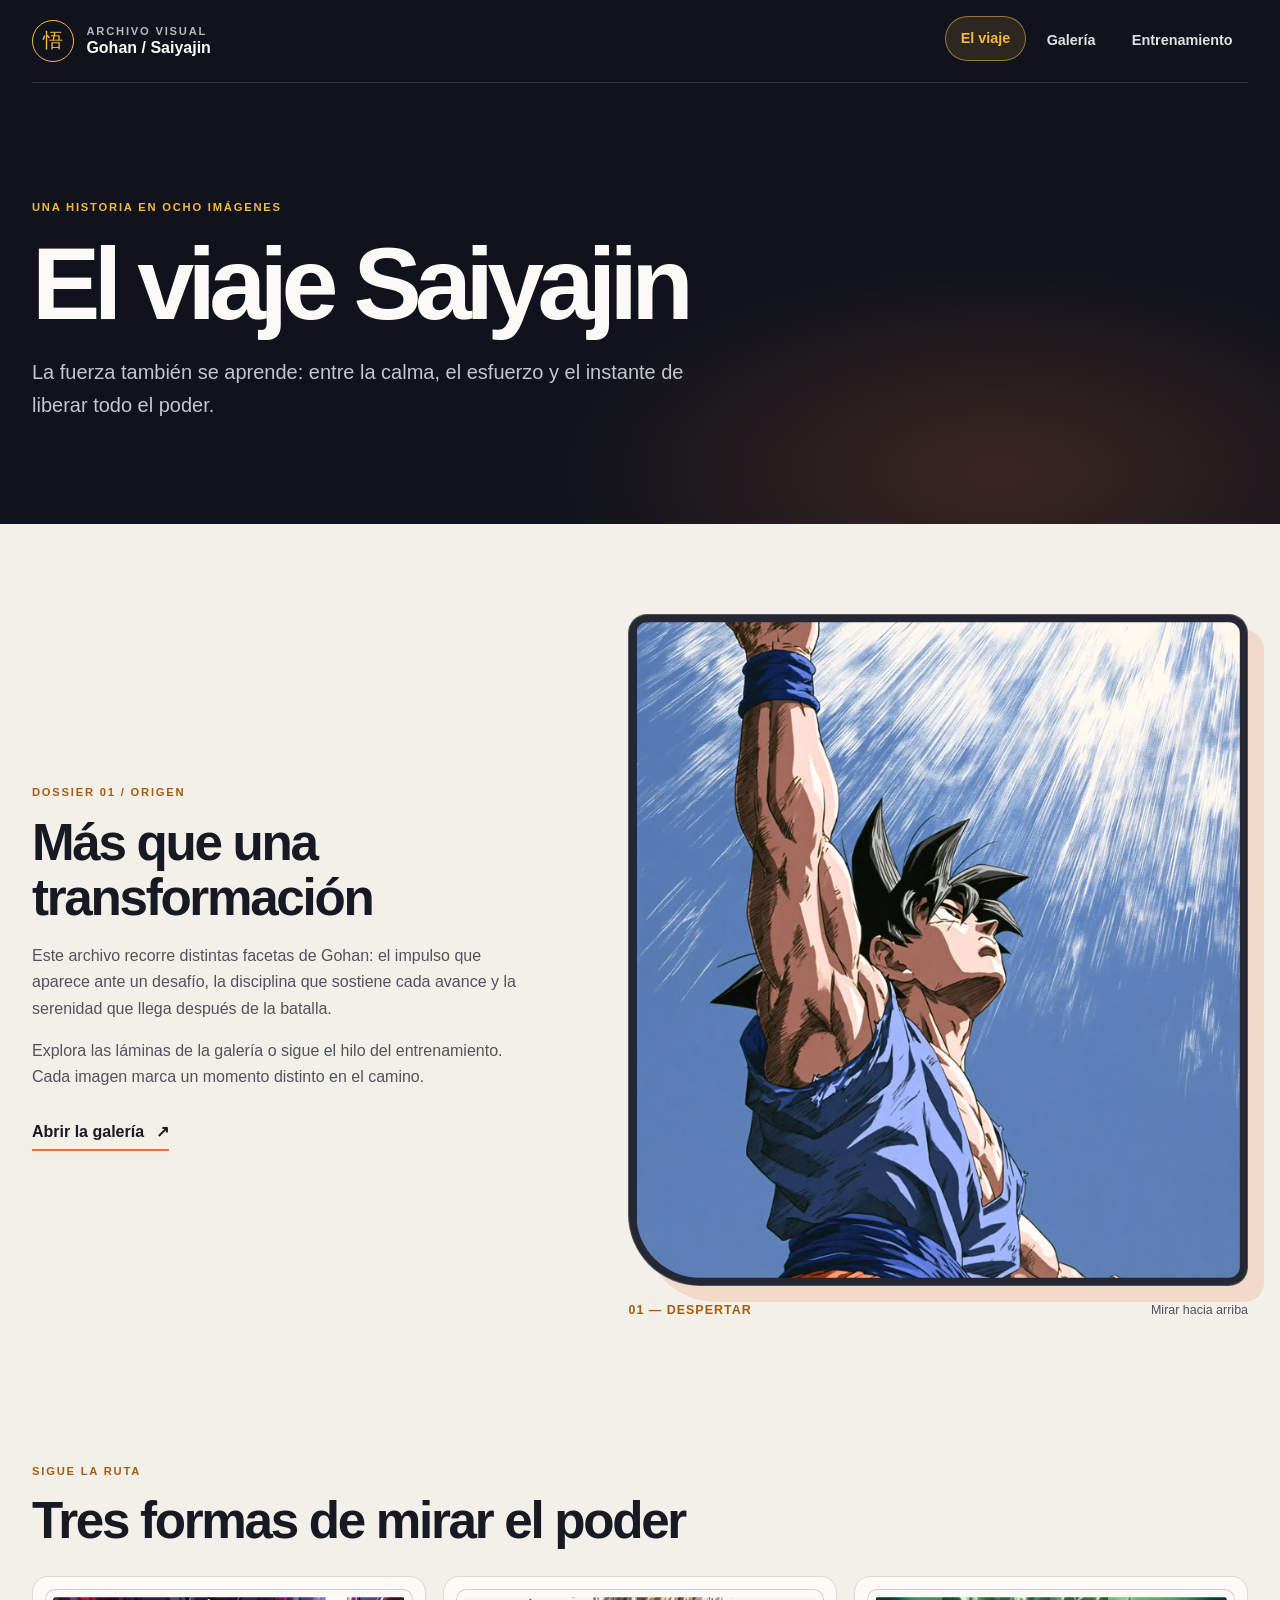
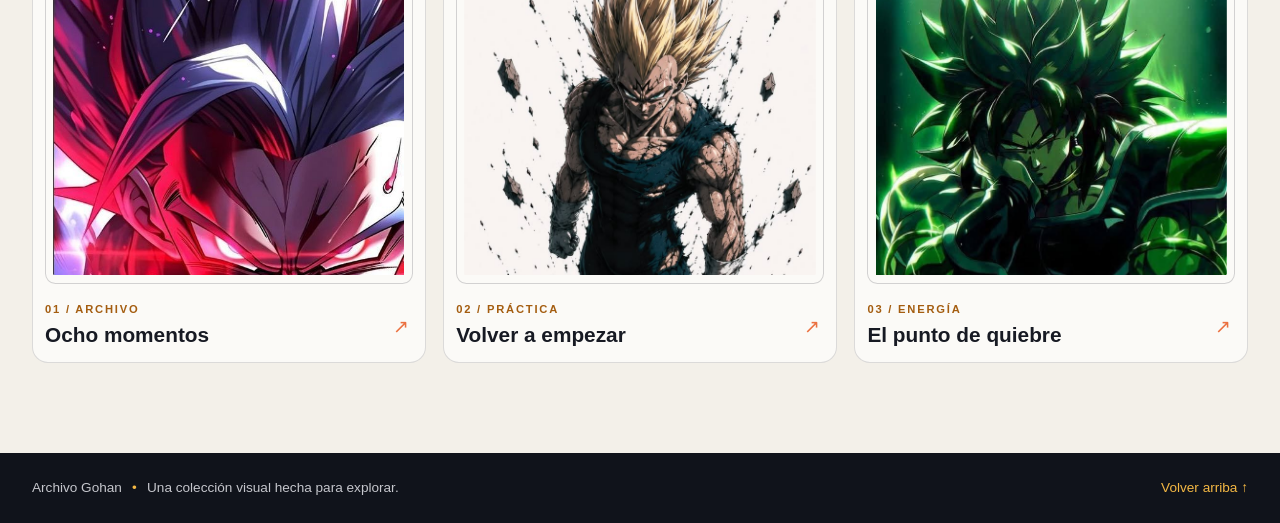
<file: index.html>
<!doctype html>
<html lang="es">
<head>
  <meta charset="utf-8">
  <meta name="viewport" content="width=device-width, initial-scale=1">
  <meta name="description" content="Un archivo visual sobre la energía, el crecimiento y las distintas etapas de Gohan.">
  <title>El viaje Saiyajin | Archivo Gohan</title>
  <link rel="stylesheet" href="css/style.css">
</head>
<body>
  <a class="skip-link" href="#contenido">Saltar al contenido principal</a>
  <header class="site-header">
    <nav class="site-nav" aria-label="Navegación principal">
      <a class="wordmark" href="index.html" aria-label="Archivo Gohan, inicio">
        <span class="wordmark__seal" aria-hidden="true">悟</span>
        <span><span class="wordmark__eyebrow">ARCHIVO VISUAL</span><span class="wordmark__name">Gohan / Saiyajin</span></span>
      </a>
      <ul class="nav-links">
        <li><a aria-current="page" href="index.html">El viaje</a></li>
        <li><a href="neighborhood.html">Galería</a></li>
        <li><a href="parks.html">Entrenamiento</a></li>
      </ul>
    </nav>
    <div class="masthead">
      <p class="eyebrow">Una historia en ocho imágenes</p>
      <h1>El viaje Saiyajin</h1>
      <p class="masthead__lead">La fuerza también se aprende: entre la calma, el esfuerzo y el instante de liberar todo el poder.</p>
    </div>
  </header>

  <main id="contenido" class="page-shell">
    <section class="intro-grid" aria-labelledby="intro-title">
      <div class="intro-copy">
        <p class="eyebrow eyebrow--dark">Dossier 01 / Origen</p>
        <h2 id="intro-title">Más que una transformación</h2>
        <p>Este archivo recorre distintas facetas de Gohan: el impulso que aparece ante un desafío, la disciplina que sostiene cada avance y la serenidad que llega después de la batalla.</p>
        <p>Explora las láminas de la galería o sigue el hilo del entrenamiento. Cada imagen marca un momento distinto en el camino.</p>
        <a class="action-link" href="neighborhood.html">Abrir la galería <span aria-hidden="true">↗</span></a>
      </div>
      <figure class="hero-figure">
        <img src="resources/gohan08.jpeg" alt="Gohan levanta los brazos hacia un cielo luminoso." fetchpriority="high">
        <figcaption><span>01 — Despertar</span><span>Mirar hacia arriba</span></figcaption>
      </figure>
    </section>

    <section class="chapter-section" aria-labelledby="chapters-title">
      <div class="section-heading">
        <p class="eyebrow eyebrow--dark">Sigue la ruta</p>
        <h2 id="chapters-title">Tres formas de mirar el poder</h2>
      </div>
      <div class="chapter-grid">
        <a class="chapter-card" href="neighborhood.html">
          <img src="resources/gohan01.jpeg" alt="Primer plano de Gohan rodeado por una energía roja y violeta." loading="lazy">
          <span class="chapter-card__number">01 / Archivo</span>
          <h3>Ocho momentos</h3>
          <span class="chapter-card__arrow" aria-hidden="true">↗</span>
        </a>
        <a class="chapter-card" href="parks.html">
          <img src="resources/gohan06.jpeg" alt="Gohan de pie, concentrado, entre trazos oscuros." loading="lazy">
          <span class="chapter-card__number">02 / Práctica</span>
          <h3>Volver a empezar</h3>
          <span class="chapter-card__arrow" aria-hidden="true">↗</span>
        </a>
        <a class="chapter-card" href="neighborhood.html#cambio">
          <img src="resources/gohan03.jpeg" alt="Una figura poderosa envuelta en un aura verde brillante." loading="lazy">
          <span class="chapter-card__number">03 / Energía</span>
          <h3>El punto de quiebre</h3>
          <span class="chapter-card__arrow" aria-hidden="true">↗</span>
        </a>
      </div>
    </section>
  </main>

  <footer class="site-footer">
    <p>Archivo Gohan <span aria-hidden="true">•</span> Una colección visual hecha para explorar.</p>
    <a href="#contenido">Volver arriba ↑</a>
  </footer>
</body>
</html>
</file>
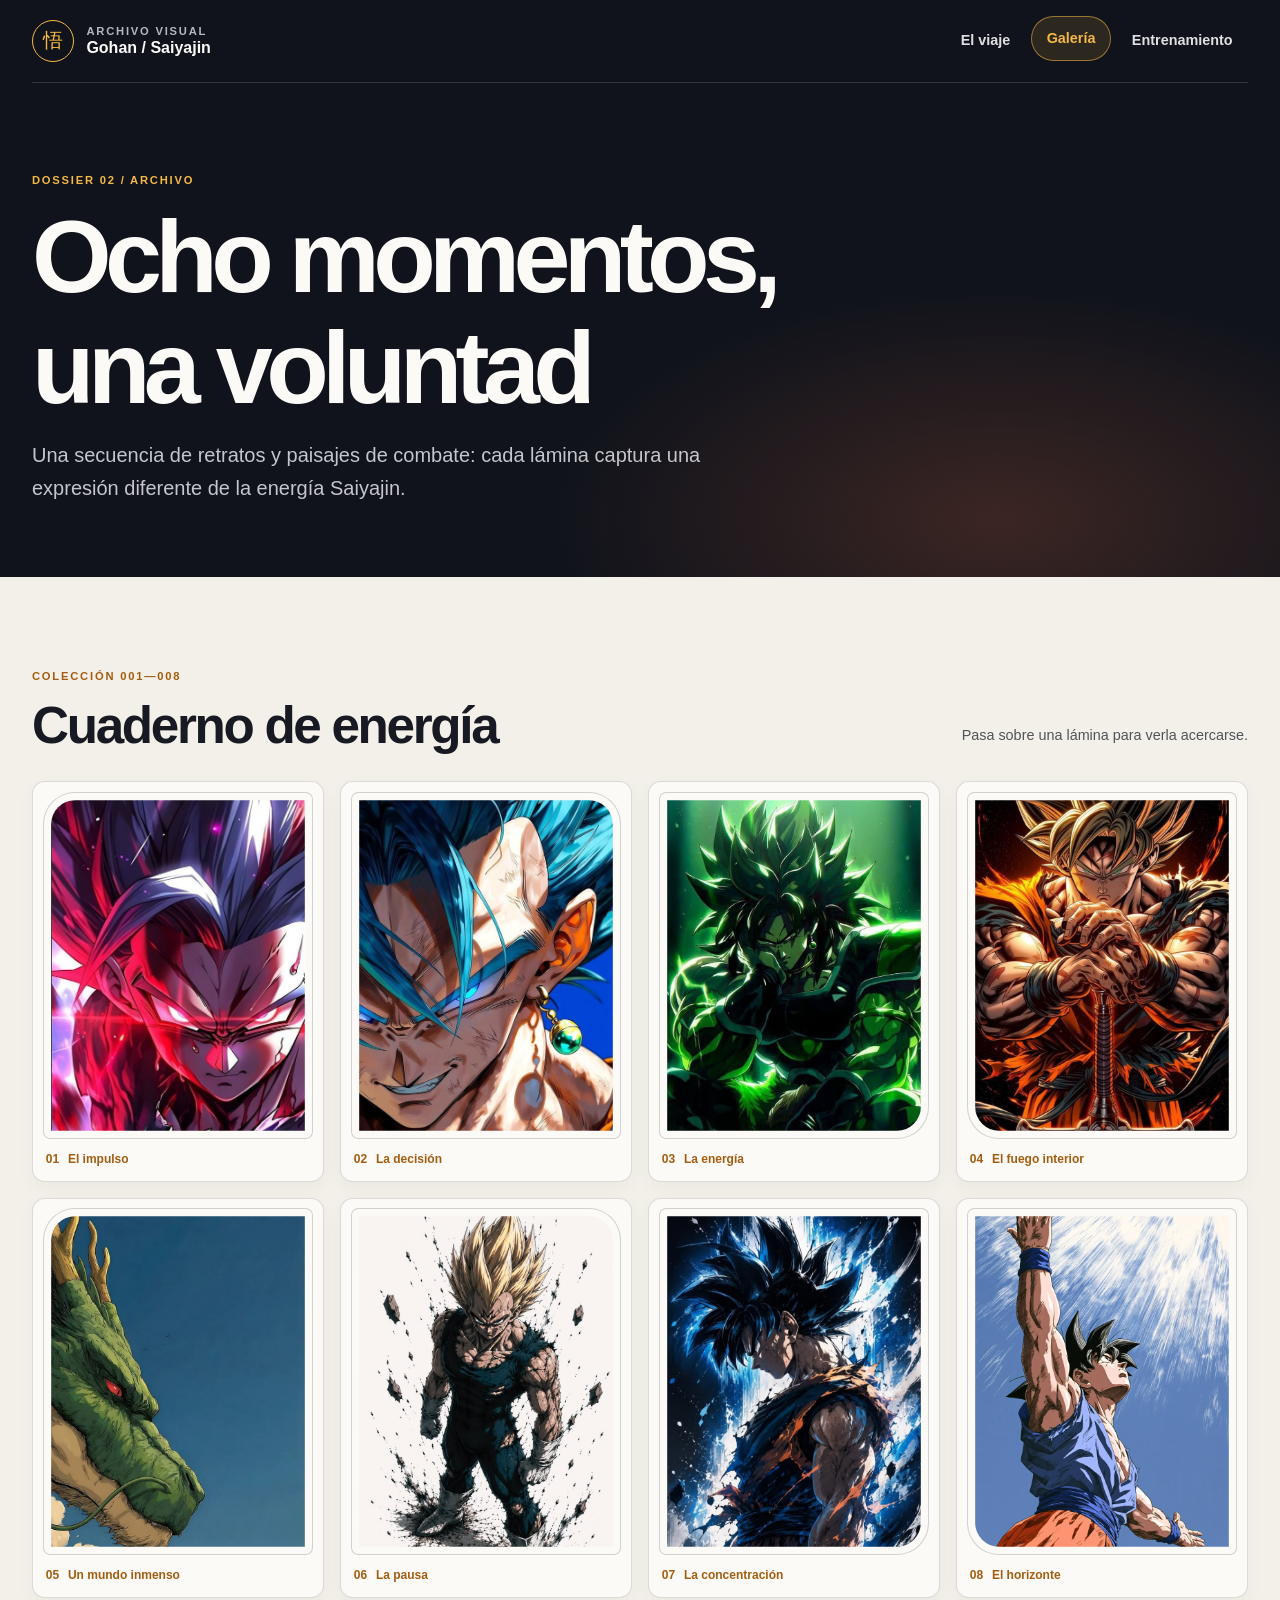
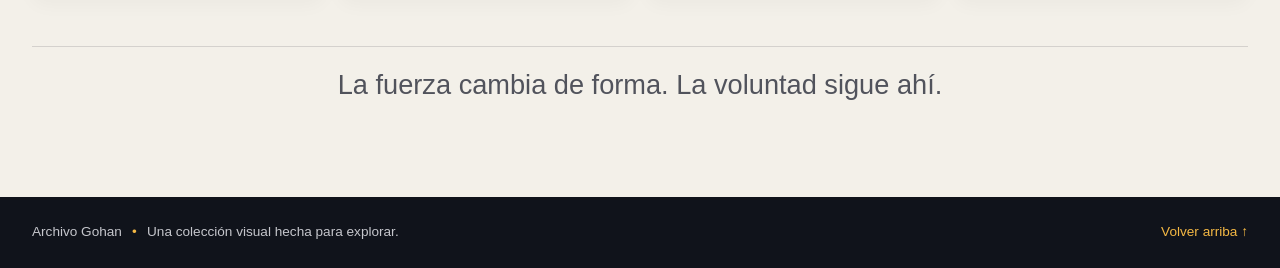
<file: neighborhood.html>
<!doctype html>
<html lang="es">
<head>
  <meta charset="utf-8">
  <meta name="viewport" content="width=device-width, initial-scale=1">
  <meta name="description" content="Ocho ilustraciones para recorrer los cambios de Gohan y su energía Saiyajin.">
  <title>Galería de transformaciones | Archivo Gohan</title>
  <link rel="stylesheet" href="css/style.css">
</head>
<body>
  <a class="skip-link" href="#contenido">Saltar al contenido principal</a>
  <header class="site-header">
    <nav class="site-nav" aria-label="Navegación principal">
      <a class="wordmark" href="index.html" aria-label="Archivo Gohan, inicio">
        <span class="wordmark__seal" aria-hidden="true">悟</span>
        <span><span class="wordmark__eyebrow">ARCHIVO VISUAL</span><span class="wordmark__name">Gohan / Saiyajin</span></span>
      </a>
      <ul class="nav-links">
        <li><a href="index.html">El viaje</a></li>
        <li><a aria-current="page" href="neighborhood.html">Galería</a></li>
        <li><a href="parks.html">Entrenamiento</a></li>
      </ul>
    </nav>
    <div class="masthead masthead--compact">
      <p class="eyebrow">Dossier 02 / Archivo</p>
      <h1>Ocho momentos, una voluntad</h1>
      <p class="masthead__lead">Una secuencia de retratos y paisajes de combate: cada lámina captura una expresión diferente de la energía Saiyajin.</p>
    </div>
  </header>

  <main id="contenido" class="page-shell">
    <section aria-labelledby="gallery-title">
      <div class="section-heading section-heading--row">
        <div><p class="eyebrow eyebrow--dark">Colección 001—008</p><h2 id="gallery-title">Cuaderno de energía</h2></div>
        <p class="section-note">Pasa sobre una lámina para verla acercarse.</p>
      </div>
      <div class="archive-grid">
        <figure class="archive-card">
          <img src="resources/gohan01.jpeg" alt="Retrato intenso de Gohan con energía roja y violeta." loading="lazy">
          <figcaption><span>01</span><span>El impulso</span></figcaption>
        </figure>
        <figure class="archive-card">
          <img src="resources/gohan02.jpeg" alt="Primer plano de un guerrero de cabello azul y mirada decidida." loading="lazy">
          <figcaption><span>02</span><span>La decisión</span></figcaption>
        </figure>
        <figure class="archive-card" id="cambio">
          <img src="resources/gohan03.jpeg" alt="Guerrero rodeado por un aura verde que ilumina la escena." loading="lazy">
          <figcaption><span>03</span><span>La energía</span></figcaption>
        </figure>
        <figure class="archive-card">
          <img src="resources/gohan04.jpeg" alt="Guerrero de cabello dorado con una luz cálida a su alrededor." loading="lazy">
          <figcaption><span>04</span><span>El fuego interior</span></figcaption>
        </figure>
        <figure class="archive-card">
          <img src="resources/gohan05.jpeg" alt="Pequeña figura frente a un dragón verde que surge entre las nubes." loading="lazy">
          <figcaption><span>05</span><span>Un mundo inmenso</span></figcaption>
        </figure>
        <figure class="archive-card">
          <img src="resources/gohan06.jpeg" alt="Gohan de pie y concentrado, rodeado de trazos de tinta." loading="lazy">
          <figcaption><span>06</span><span>La pausa</span></figcaption>
        </figure>
        <figure class="archive-card">
          <img src="resources/gohan07.jpeg" alt="Guerrero de cabello oscuro en una escena azul de alto contraste." loading="lazy">
          <figcaption><span>07</span><span>La concentración</span></figcaption>
        </figure>
        <figure class="archive-card">
          <img src="resources/gohan08.jpeg" alt="Gohan con los brazos en alto bajo un cielo claro." loading="lazy">
          <figcaption><span>08</span><span>El horizonte</span></figcaption>
        </figure>
      </div>
    </section>
    <p class="closing-note">La fuerza cambia de forma. La voluntad sigue ahí.</p>
  </main>

  <footer class="site-footer">
    <p>Archivo Gohan <span aria-hidden="true">•</span> Una colección visual hecha para explorar.</p>
    <a href="#contenido">Volver arriba ↑</a>
  </footer>
</body>
</html>
</file>
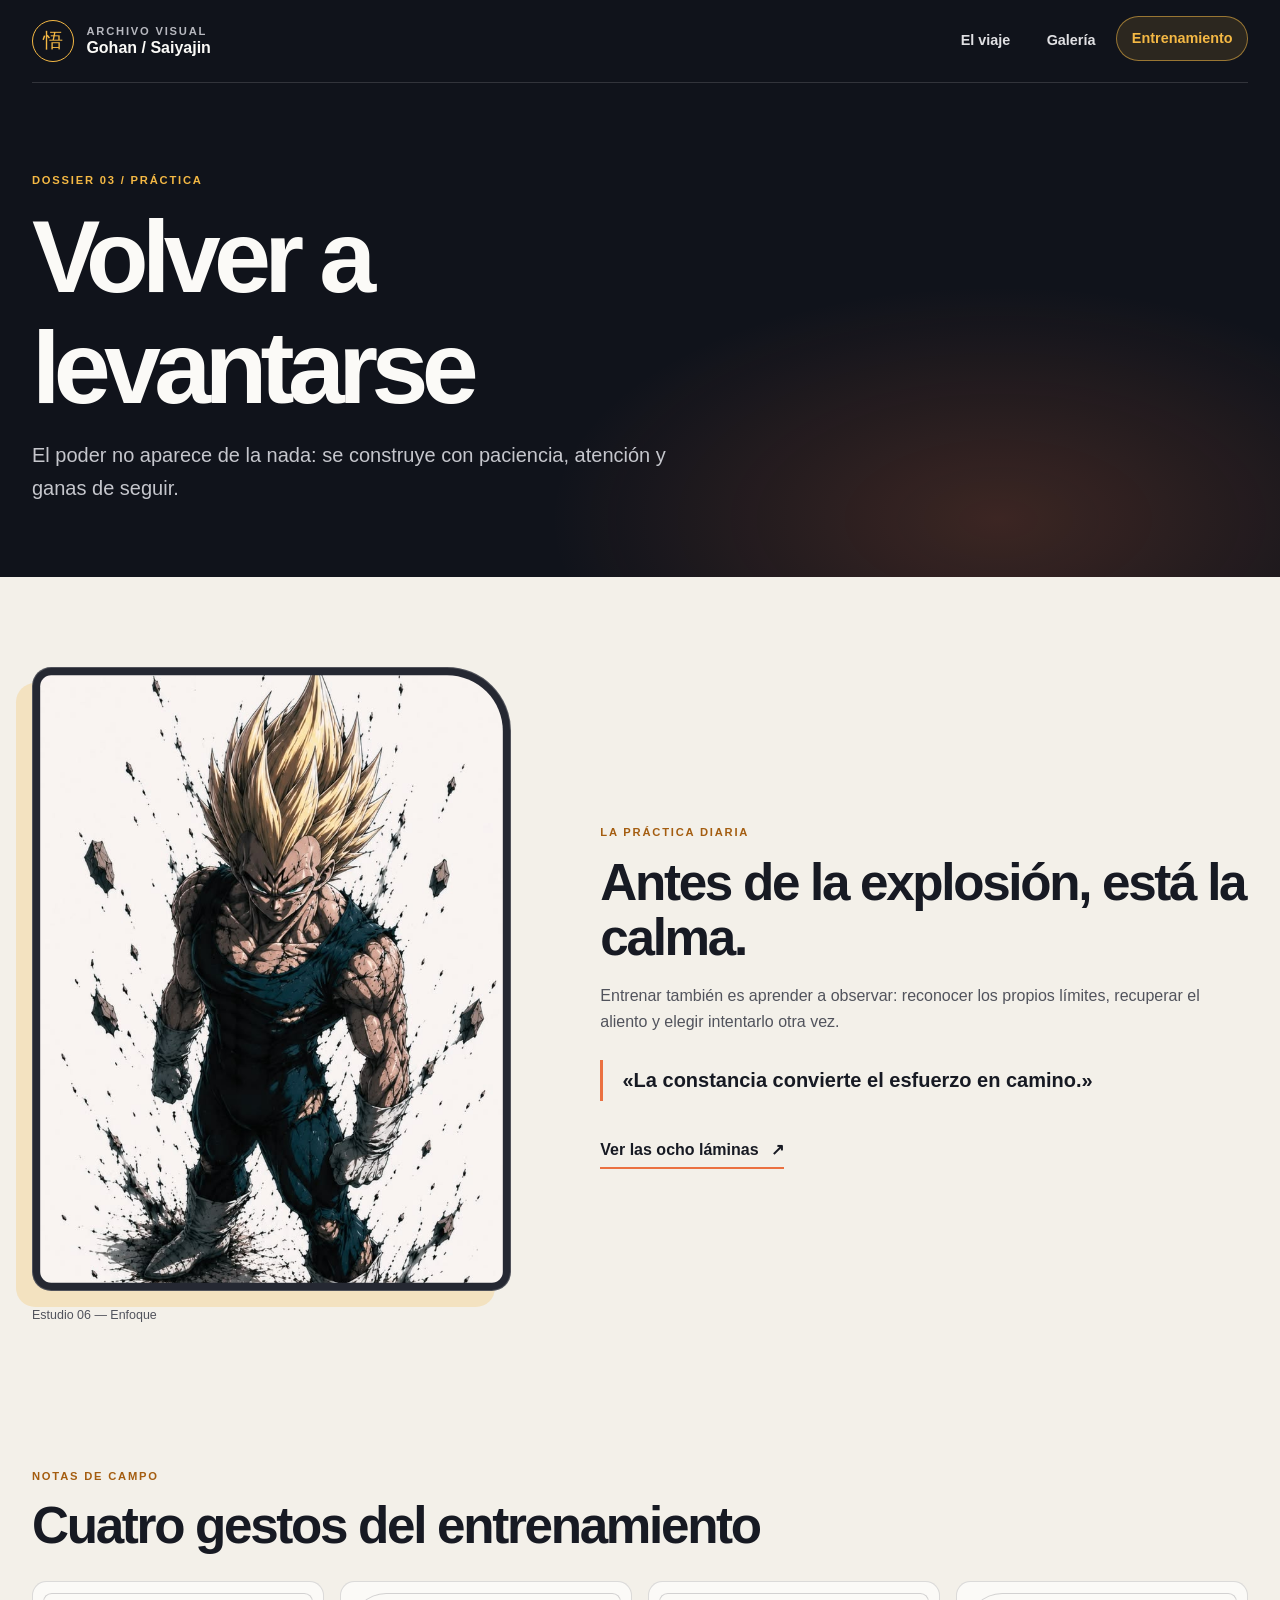
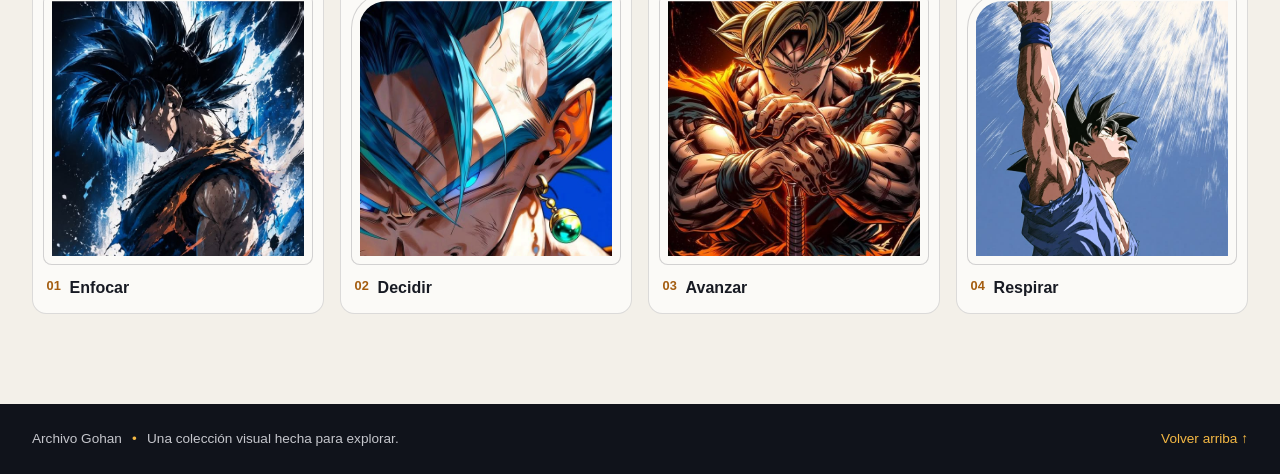
<file: parks.html>
<!doctype html>
<html lang="es">
<head>
  <meta charset="utf-8">
  <meta name="viewport" content="width=device-width, initial-scale=1">
  <meta name="description" content="Una mirada al entrenamiento, la paciencia y la constancia en el camino de Gohan.">
  <title>Entrenamiento | Archivo Gohan</title>
  <link rel="stylesheet" href="css/style.css">
</head>
<body>
  <a class="skip-link" href="#contenido">Saltar al contenido principal</a>
  <header class="site-header">
    <nav class="site-nav" aria-label="Navegación principal">
      <a class="wordmark" href="index.html" aria-label="Archivo Gohan, inicio">
        <span class="wordmark__seal" aria-hidden="true">悟</span>
        <span><span class="wordmark__eyebrow">ARCHIVO VISUAL</span><span class="wordmark__name">Gohan / Saiyajin</span></span>
      </a>
      <ul class="nav-links">
        <li><a href="index.html">El viaje</a></li>
        <li><a href="neighborhood.html">Galería</a></li>
        <li><a aria-current="page" href="parks.html">Entrenamiento</a></li>
      </ul>
    </nav>
    <div class="masthead masthead--compact">
      <p class="eyebrow">Dossier 03 / Práctica</p>
      <h1>Volver a levantarse</h1>
      <p class="masthead__lead">El poder no aparece de la nada: se construye con paciencia, atención y ganas de seguir.</p>
    </div>
  </header>

  <main id="contenido" class="page-shell">
    <section class="training-feature" aria-labelledby="practice-title">
      <figure class="training-portrait">
        <img src="resources/gohan06.jpeg" alt="Gohan de pie, con la mirada baja y el cuerpo listo para entrenar." fetchpriority="high">
        <figcaption>Estudio 06 — Enfoque</figcaption>
      </figure>
      <div class="training-copy">
        <p class="eyebrow eyebrow--dark">La práctica diaria</p>
        <h2 id="practice-title">Antes de la explosión, está la calma.</h2>
        <p>Entrenar también es aprender a observar: reconocer los propios límites, recuperar el aliento y elegir intentarlo otra vez.</p>
        <blockquote>«La constancia convierte el esfuerzo en camino.»</blockquote>
        <a class="action-link" href="neighborhood.html">Ver las ocho láminas <span aria-hidden="true">↗</span></a>
      </div>
    </section>

    <section class="practice-section" aria-labelledby="practice-steps-title">
      <div class="section-heading">
        <p class="eyebrow eyebrow--dark">Notas de campo</p>
        <h2 id="practice-steps-title">Cuatro gestos del entrenamiento</h2>
      </div>
      <div class="training-strip">
        <figure class="training-card">
          <img src="resources/gohan07.jpeg" alt="Guerrero de cabello oscuro enfocado en una escena azul." loading="lazy">
          <figcaption><span>01</span> Enfocar</figcaption>
        </figure>
        <figure class="training-card">
          <img src="resources/gohan02.jpeg" alt="Guerrero de cabello azul con una expresión segura." loading="lazy">
          <figcaption><span>02</span> Decidir</figcaption>
        </figure>
        <figure class="training-card">
          <img src="resources/gohan04.jpeg" alt="Guerrero de cabello dorado iluminado por tonos anaranjados." loading="lazy">
          <figcaption><span>03</span> Avanzar</figcaption>
        </figure>
        <figure class="training-card">
          <img src="resources/gohan08.jpeg" alt="Gohan extiende los brazos hacia el cielo abierto." loading="lazy">
          <figcaption><span>04</span> Respirar</figcaption>
        </figure>
      </div>
    </section>
  </main>

  <footer class="site-footer">
    <p>Archivo Gohan <span aria-hidden="true">•</span> Una colección visual hecha para explorar.</p>
    <a href="#contenido">Volver arriba ↑</a>
  </footer>
</body>
</html>
</file>
<file: css/style.css>
:root {
  color-scheme: light;
  --ink: #171a23;
  --ink-soft: #51535c;
  --paper: #f3f0e9;
  --paper-bright: #fbfaf7;
  --night: #10131b;
  --night-soft: #1c202b;
  --gold: #f4b844;
  --orange: #eb7141;
  --line: rgba(23, 26, 35, 0.14);
  --display: 'Trebuchet MS', 'Arial Narrow', sans-serif;
  --body: Arial, Helvetica, sans-serif;
}

* {
  box-sizing: border-box;
}

html {
  scroll-behavior: smooth;
}

body {
  margin: 0;
  background: var(--paper);
  color: var(--ink);
  font-family: var(--body);
  line-height: 1.65;
}

.skip-link {
  position: absolute;
  z-index: 10;
  top: -5rem;
  left: 1rem;
  padding: 0.8rem 1rem;
  border: 2px solid var(--gold);
  border-radius: 0.4rem;
  background: var(--night);
  color: #fff;
  font-weight: 700;
  text-decoration: none;
}

.skip-link:focus {
  top: 1rem;
  outline: 3px solid #fff;
  outline-offset: 3px;
}

.site-header {
  overflow: hidden;
  background:
    radial-gradient(ellipse at 78% 90%, rgba(235, 113, 65, 0.2), transparent 28rem),
    var(--night);
  color: var(--paper-bright);
}

.site-nav {
  display: flex;
  align-items: center;
  justify-content: space-between;
  gap: 2rem;
  width: min(100% - 3rem, 76rem);
  margin: 0 auto;
  padding: 1.15rem 0;
  border-bottom: 1px solid rgba(255, 255, 255, 0.14);
}

.wordmark {
  display: flex;
  align-items: center;
  gap: 0.75rem;
  color: var(--paper-bright);
  text-decoration: none;
}

.wordmark__seal {
  display: grid;
  width: 2.65rem;
  aspect-ratio: 1;
  place-items: center;
  border: 1px solid var(--gold);
  border-radius: 50%;
  color: var(--gold);
  font-family: serif;
  font-size: 1.25rem;
}

.wordmark__eyebrow,
.wordmark__name {
  display: block;
  line-height: 1.25;
}

.wordmark__eyebrow,
.eyebrow,
.chapter-card__number {
  font-size: 0.7rem;
  font-weight: 700;
  letter-spacing: 0.16em;
  text-transform: uppercase;
}

.wordmark__eyebrow {
  color: #b7b8bf;
}

.wordmark__name {
  font-family: var(--display);
  font-size: 1rem;
  font-weight: 700;
}

.nav-links {
  display: flex;
  flex-wrap: wrap;
  justify-content: flex-end;
  gap: 0.35rem;
  margin: 0;
  padding: 0;
  list-style: none;
}

.nav-links a {
  display: block;
  padding: 0.6rem 0.9rem;
  border: 1px solid transparent;
  border-radius: 999px;
  color: #e0e0e3;
  font-size: 0.9rem;
  font-weight: 600;
  text-decoration: none;
  transition: color 180ms ease, background-color 180ms ease, border-color 180ms ease, transform 180ms ease;
}

.nav-links a:hover,
.nav-links a:focus-visible,
.nav-links a[aria-current="page"] {
  transform: translateY(-2px);
  border-color: rgba(244, 184, 68, 0.55);
  background: rgba(244, 184, 68, 0.12);
  color: var(--gold);
}

.nav-links a:focus-visible,
.wordmark:focus-visible,
.action-link:focus-visible,
.site-footer a:focus-visible {
  outline: 2px solid var(--gold);
  outline-offset: 4px;
}

.masthead {
  width: min(100% - 3rem, 76rem);
  margin: 0 auto;
  padding: clamp(3.5rem, 9vw, 7.5rem) 0 clamp(4rem, 8vw, 6.5rem);
}

.masthead--compact {
  padding-top: clamp(3.5rem, 7vw, 5.5rem);
  padding-bottom: clamp(3rem, 6vw, 4.5rem);
}

.eyebrow {
  margin: 0 0 0.8rem;
  color: var(--gold);
}

.eyebrow--dark {
  color: #a45d10;
}

h1,
h2,
h3,
p {
  margin-top: 0;
}

h1,
h2,
h3 {
  font-family: var(--display);
  line-height: 1.08;
}

.masthead h1 {
  max-width: 14ch;
  margin-bottom: 1rem;
  font-size: clamp(3rem, 8vw, 6.75rem);
  letter-spacing: -0.065em;
}

.masthead__lead {
  max-width: 43rem;
  margin-bottom: 0;
  color: #c5c6cc;
  font-size: clamp(1.05rem, 2vw, 1.25rem);
}

.page-shell {
  width: min(100% - 3rem, 76rem);
  margin: 0 auto;
  padding: clamp(3rem, 7vw, 6rem) 0;
}

.intro-grid,
.training-feature {
  display: grid;
  grid-template-columns: minmax(0, 0.9fr) minmax(18rem, 1.1fr);
  align-items: center;
  gap: clamp(2rem, 7vw, 6.5rem);
}

.intro-copy h2,
.training-copy h2,
.section-heading h2 {
  margin-bottom: 1.1rem;
  font-size: clamp(2rem, 4vw, 3.4rem);
  letter-spacing: -0.045em;
}

.intro-copy p:not(.eyebrow),
.training-copy p:not(.eyebrow) {
  color: var(--ink-soft);
}

.action-link {
  display: inline-flex;
  align-items: center;
  gap: 0.75rem;
  margin-top: 0.75rem;
  padding-bottom: 0.25rem;
  border-bottom: 2px solid var(--orange);
  color: var(--ink);
  font-weight: 700;
  text-decoration: none;
  transition: gap 180ms ease, color 180ms ease;
}

.action-link:hover {
  gap: 1.15rem;
  color: #a64824;
}

figure {
  margin: 0;
}

img {
  display: block;
  max-width: 100%;
  height: auto;
  padding: 0.45rem;
  border: 1px solid rgba(23, 26, 35, 0.18);
  border-radius: 1rem;
  background: var(--paper-bright);
}

.hero-figure img,
.training-portrait img {
  width: 100%;
  max-height: 42rem;
  object-fit: cover;
  object-position: center 32%;
  border-color: rgba(255, 255, 255, 0.2);
  border-radius: 1.2rem 1.2rem 1.2rem 4.5rem;
  background: #252832;
  box-shadow: 1rem 1rem 0 rgba(235, 113, 65, 0.18);
}

.hero-figure figcaption,
.training-portrait figcaption {
  display: flex;
  justify-content: space-between;
  gap: 1rem;
  margin-top: 0.9rem;
  color: var(--ink-soft);
  font-size: 0.78rem;
}

.hero-figure figcaption span:first-child {
  color: #a45d10;
  font-weight: 700;
  letter-spacing: 0.08em;
  text-transform: uppercase;
}

.chapter-section,
.practice-section {
  margin-top: clamp(5rem, 11vw, 9rem);
}

.section-heading {
  margin-bottom: 1.75rem;
}

.section-heading h2 {
  margin-bottom: 0;
}

.chapter-grid {
  display: grid;
  grid-template-columns: repeat(3, minmax(0, 1fr));
  gap: 1.1rem;
}

.chapter-card {
  position: relative;
  display: block;
  min-width: 0;
  padding: 0.75rem 0.75rem 1rem;
  border: 1px solid var(--line);
  border-radius: 1rem;
  background: var(--paper-bright);
  color: inherit;
  text-decoration: none;
  transition: transform 200ms ease, box-shadow 200ms ease, border-color 200ms ease;
}

.chapter-card:hover,
.chapter-card:focus-visible {
  transform: translateY(-6px);
  border-color: rgba(235, 113, 65, 0.55);
  box-shadow: 0 1rem 2rem rgba(23, 26, 35, 0.1);
}

.chapter-card:focus-visible {
  outline: 2px solid #a45d10;
  outline-offset: 3px;
}

.chapter-card img {
  width: 100%;
  height: clamp(13rem, 23vw, 19rem);
  object-fit: cover;
  object-position: center 28%;
  border-radius: 0.65rem;
  transition: transform 300ms ease;
}

.chapter-card:hover img {
  transform: scale(1.015);
}

.chapter-card__number {
  display: block;
  margin-top: 1rem;
  color: #a45d10;
}

.chapter-card h3 {
  margin: 0.35rem 2rem 0 0;
  font-size: 1.3rem;
}

.chapter-card__arrow {
  position: absolute;
  right: 1rem;
  bottom: 1.2rem;
  color: var(--orange);
  font-size: 1.2rem;
}

.section-heading--row {
  display: flex;
  align-items: end;
  justify-content: space-between;
  gap: 2rem;
}

.section-note {
  margin-bottom: 0.35rem;
  color: var(--ink-soft);
  font-size: 0.9rem;
}

.archive-grid {
  display: grid;
  grid-template-columns: repeat(4, minmax(0, 1fr));
  gap: 1rem;
}

.archive-card {
  min-width: 0;
  padding: 0.6rem;
  border: 1px solid var(--line);
  border-radius: 0.8rem;
  background: var(--paper-bright);
  box-shadow: 0 0.4rem 1.2rem rgba(23, 26, 35, 0.035);
}

.archive-card img {
  width: 100%;
  aspect-ratio: 0.78;
  object-fit: cover;
  object-position: center 30%;
  border-radius: 0.45rem;
  transition: transform 260ms ease, filter 260ms ease, box-shadow 260ms ease;
}

.archive-card:hover img {
  transform: translateY(-4px) scale(1.025);
  filter: saturate(1.12);
  box-shadow: 0 0.8rem 1.4rem rgba(16, 19, 27, 0.2);
}

.archive-card:nth-child(4n + 1) img {
  border-radius: 2rem 0.45rem 0.45rem 0.45rem;
}

.archive-card:nth-child(4n + 2) img {
  border-radius: 0.45rem 2rem 0.45rem 0.45rem;
}

.archive-card:nth-child(4n + 3) img {
  border-radius: 0.45rem 0.45rem 2rem 0.45rem;
}

.archive-card:nth-child(4n) img {
  border-radius: 0.45rem 0.45rem 0.45rem 2rem;
}

.archive-card figcaption {
  display: flex;
  align-items: baseline;
  gap: 0.55rem;
  padding: 0.65rem 0.2rem 0.1rem;
  font-size: 0.85rem;
  font-weight: 600;
}

.archive-card figcaption span {
  color: #a45d10;
  font-family: var(--display);
  font-size: 0.75rem;
}

.closing-note {
  margin: 3rem 0 0;
  padding-top: 1rem;
  border-top: 1px solid var(--line);
  color: var(--ink-soft);
  font-family: var(--display);
  font-size: clamp(1.2rem, 3vw, 1.7rem);
  text-align: center;
}

.training-feature {
  grid-template-columns: minmax(17rem, 0.85fr) minmax(0, 1.15fr);
}

.training-portrait img {
  max-height: 39rem;
  object-position: center 20%;
  border-radius: 1.2rem 4rem 1.2rem 1.2rem;
  box-shadow: -1rem 1rem 0 rgba(244, 184, 68, 0.25);
}

.training-copy blockquote {
  margin: 1.5rem 0;
  padding: 0.25rem 0 0.25rem 1.2rem;
  border-left: 3px solid var(--orange);
  color: var(--ink);
  font-family: var(--display);
  font-size: 1.25rem;
  font-weight: 600;
}

.training-strip {
  display: flex;
  flex-wrap: wrap;
  align-items: stretch;
  gap: 1rem;
}

.training-card {
  flex: 1 1 13rem;
  min-width: 0;
  padding: 0.65rem;
  border: 1px solid var(--line);
  border-radius: 0.9rem;
  background: var(--paper-bright);
  transition: transform 200ms ease, box-shadow 200ms ease;
}

.training-card:hover {
  transform: translateY(-5px);
  box-shadow: 0 1rem 1.7rem rgba(23, 26, 35, 0.12);
}

.training-card img {
  width: 100%;
  height: 17rem;
  object-fit: cover;
  object-position: center 24%;
  border-radius: 0.55rem;
}

.training-card:nth-child(even) img {
  border-radius: 2.2rem 0.55rem 0.55rem 0.55rem;
}

.training-card figcaption {
  display: flex;
  gap: 0.55rem;
  padding: 0.65rem 0.2rem 0.1rem;
  font-weight: 700;
}

.training-card figcaption span {
  color: #a45d10;
  font-size: 0.8rem;
}

.site-footer {
  display: flex;
  align-items: center;
  justify-content: space-between;
  gap: 1.5rem;
  padding: 1.5rem max(1.5rem, calc((100% - 76rem) / 2));
  background: var(--night);
  color: #c5c6cc;
  font-size: 0.85rem;
}

.site-footer p {
  margin: 0;
}

.site-footer p span {
  padding: 0 0.4rem;
  color: var(--gold);
}

.site-footer a {
  color: var(--gold);
  text-decoration: none;
}

.site-footer a:hover {
  text-decoration: underline;
  text-underline-offset: 0.2em;
}

@media (max-width: 56rem) {
  .site-nav {
    align-items: flex-start;
  }

  .archive-grid {
    grid-template-columns: repeat(3, minmax(0, 1fr));
  }

  .intro-grid,
  .training-feature {
    gap: 2.5rem;
  }
}

@media (max-width: 42rem) {
  .site-nav {
    flex-direction: column;
    gap: 0.8rem;
    width: min(100% - 2rem, 76rem);
  }

  .nav-links {
    justify-content: flex-start;
    width: 100%;
    gap: 0.2rem;
  }

  .nav-links a {
    padding: 0.55rem 0.7rem;
    font-size: 0.82rem;
  }

  .masthead,
  .page-shell {
    width: min(100% - 2rem, 76rem);
  }

  .intro-grid,
  .training-feature {
    grid-template-columns: 1fr;
  }

  .intro-copy {
    order: 1;
  }

  .hero-figure {
    order: 0;
  }

  .chapter-grid {
    grid-template-columns: 1fr;
  }

  .chapter-card img {
    height: 19rem;
  }

  .archive-grid {
    grid-template-columns: repeat(2, minmax(0, 1fr));
    gap: 0.65rem;
  }

  .archive-card {
    padding: 0.4rem;
  }

  .archive-card figcaption {
    flex-wrap: wrap;
    gap: 0.25rem 0.45rem;
    font-size: 0.77rem;
  }

  .section-heading--row {
    display: block;
  }

  .section-note {
    margin-top: 0.75rem;
  }

  .training-card {
    flex-basis: 10rem;
  }

  .training-card img {
    height: 13rem;
  }

  .site-footer {
    align-items: flex-start;
    flex-direction: column;
    gap: 0.5rem;
    padding: 1.25rem 1rem;
  }
}

@media (prefers-reduced-motion: reduce) {
  html {
    scroll-behavior: auto;
  }

  *,
  *::before,
  *::after {
    transition-duration: 0.01ms !important;
  }
}
</file>
